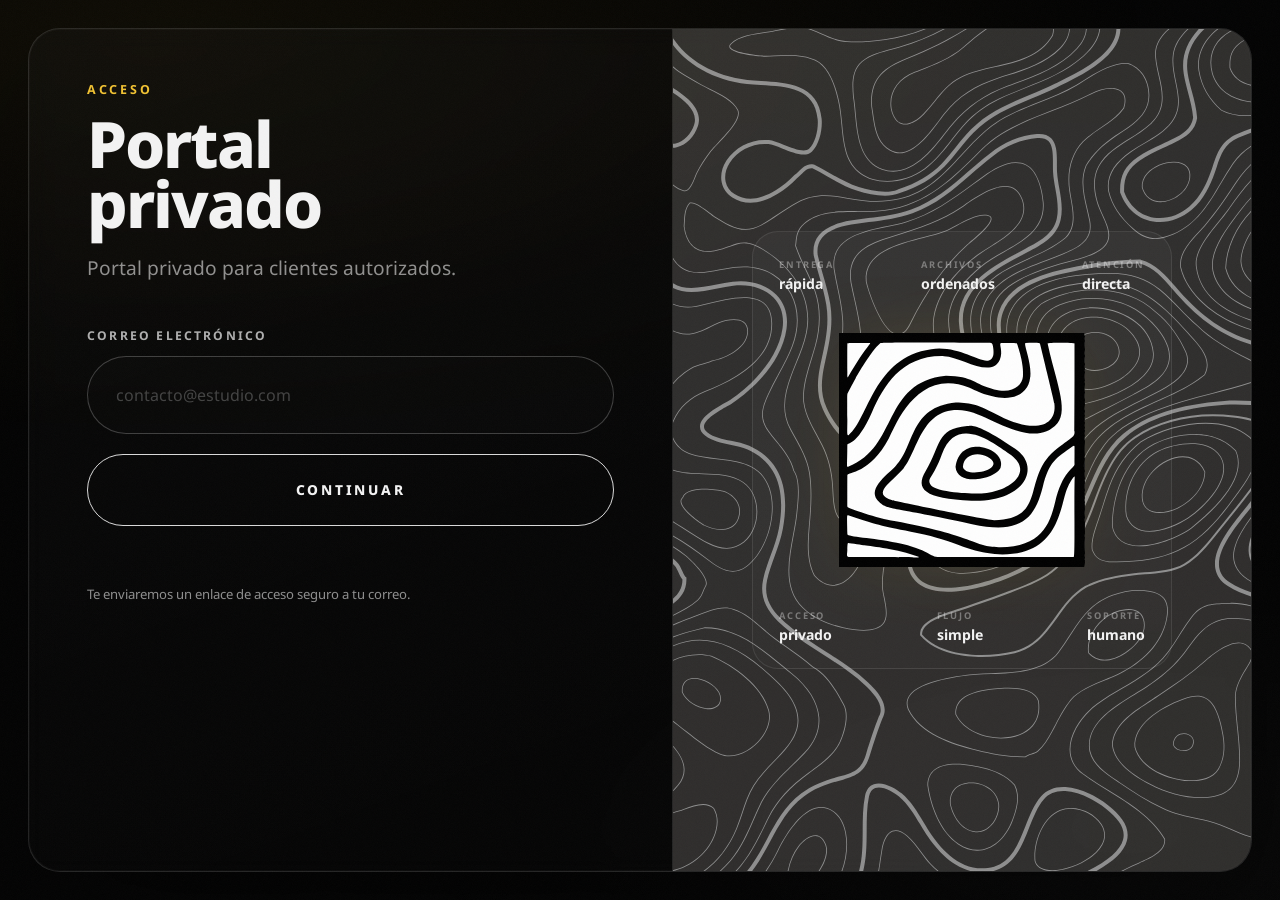
<file: index.html>
<!doctype html>
<html lang="es">
<head>
  <meta charset="utf-8" />
  <meta name="viewport" content="width=device-width,initial-scale=1" />
  <meta name="robots" content="noindex, nofollow" />
  <title>Portal privado</title>
  <meta name="description" content="Portal privado para clientes autorizados." />
  <link rel="icon" type="image/png" sizes="32x32" href="assets/favicon-32x32.png" />
  <link rel="icon" type="image/png" sizes="16x16" href="assets/favicon-16x16.png" />
  <link rel="apple-touch-icon" sizes="180x180" href="assets/apple-touch-icon.png" />
  <link rel="manifest" href="manifest.json" />
  <meta name="theme-color" content="#0a0a0a" />
  <link rel="preconnect" href="https://fonts.googleapis.com" />
  <link rel="preconnect" href="https://fonts.gstatic.com" crossorigin />
  <link href="https://fonts.googleapis.com/css2?family=Noto+Sans:wght@400;600;700;800&display=swap" rel="stylesheet" />
  <link rel="stylesheet" href="styles.css" />
</head>
<body>
  <main class="site-shell portal-shell">
    <section class="card split-card">

      <div class="left-panel">
        <p class="eyebrow">Acceso</p>
        <h1>Portal<br>privado</h1>
        <p class="lead">Portal privado para clientes autorizados.</p>

        <!-- Vista: formulario de solicitud -->
        <div id="loginView">
          <form id="portalLoginForm" class="stack-form" novalidate>
            <label for="portalEmail">Correo electrónico</label>
            <div class="field-wrap">
              <input id="portalEmail" name="email" type="email"
                placeholder="contacto@estudio.com"
                autocomplete="email" required />
            </div>
            <button class="primary-button" type="submit"><span>Continuar</span></button>
            <p id="portalLoginMessage" class="status-message" aria-live="polite"></p>
          </form>
          <p class="helper" style="margin-top:20px;font-size:0.82rem;">
            Te enviaremos un enlace de acceso seguro a tu correo.
          </p>
        </div>

        <!-- Vista: confirmación enviado -->
        <div id="sentView" style="display:none;">
          <p class="eyebrow" style="color:#b8d4a0;margin-bottom:12px;">Enlace enviado</p>
          <p class="lead compact">
            Revisá tu bandeja de entrada.<br>
            El enlace expira en <strong>30 minutos</strong> y es de un solo uso.
          </p>
          <button id="resendBtn" class="mini-button" type="button" style="margin-top:28px;">
            Usar otro correo
          </button>
        </div>

        <!-- Vista: no autorizado -->
        <div id="notAuthView" style="display:none;">
          <p class="eyebrow" style="color:#f0a0a0;margin-bottom:12px;">Sin acceso</p>
          <h2 style="font-size:clamp(1.4rem,3vw,2rem);font-weight:800;margin:0 0 16px;">Este correo no tiene acceso al portal</h2>
          <p class="lead compact">
            Si sos cliente de En Bruto Estudio y no tenés acceso todavía,
            podés solicitarlo desde nuestra web.
          </p>
          <div style="display:flex;flex-direction:column;gap:12px;margin-top:28px;">
            <a href="https://enbrutoestudio.com.ar" class="primary-button" style="display:inline-flex;align-items:center;justify-content:center;text-decoration:none;">
              <span>Solicitar acceso</span>
            </a>
            <button id="retryBtn" class="mini-button" type="button">Probar otro correo</button>
          </div>
        </div>
      </div>

      <div class="right-panel logo-panel" aria-hidden="true">
        <img src="assets/LANDING.svg" class="topo-bg" alt="" />
        <div class="hero-stage">
          <div class="hero-stage__glow"></div>
          <div class="hero-stage__frame">
            <div class="hero-stage__top">
              <div class="spec-item">
                <span class="spec-item__label">ENTREGA</span>
                <strong>rápida</strong>
              </div>
              <div class="spec-item">
                <span class="spec-item__label">ARCHIVOS</span>
                <strong>ordenados</strong>
              </div>
              <div class="spec-item">
                <span class="spec-item__label">ATENCIÓN</span>
                <strong>directa</strong>
              </div>
            </div>
            <img src="assets/isologo.svg" alt="" class="hero-logo" />
            <div class="hero-stage__specs">
              <div class="spec-item">
                <span class="spec-item__label">ACCESO</span>
                <strong>privado</strong>
              </div>
              <div class="spec-item">
                <span class="spec-item__label">FLUJO</span>
                <strong>simple</strong>
              </div>
              <div class="spec-item">
                <span class="spec-item__label">SOPORTE</span>
                <strong>humano</strong>
              </div>
            </div>
          </div>
        </div>
      </div>

    </section>
  </main>
  <script src="app.js"></script>
</body>
</html>
</file>
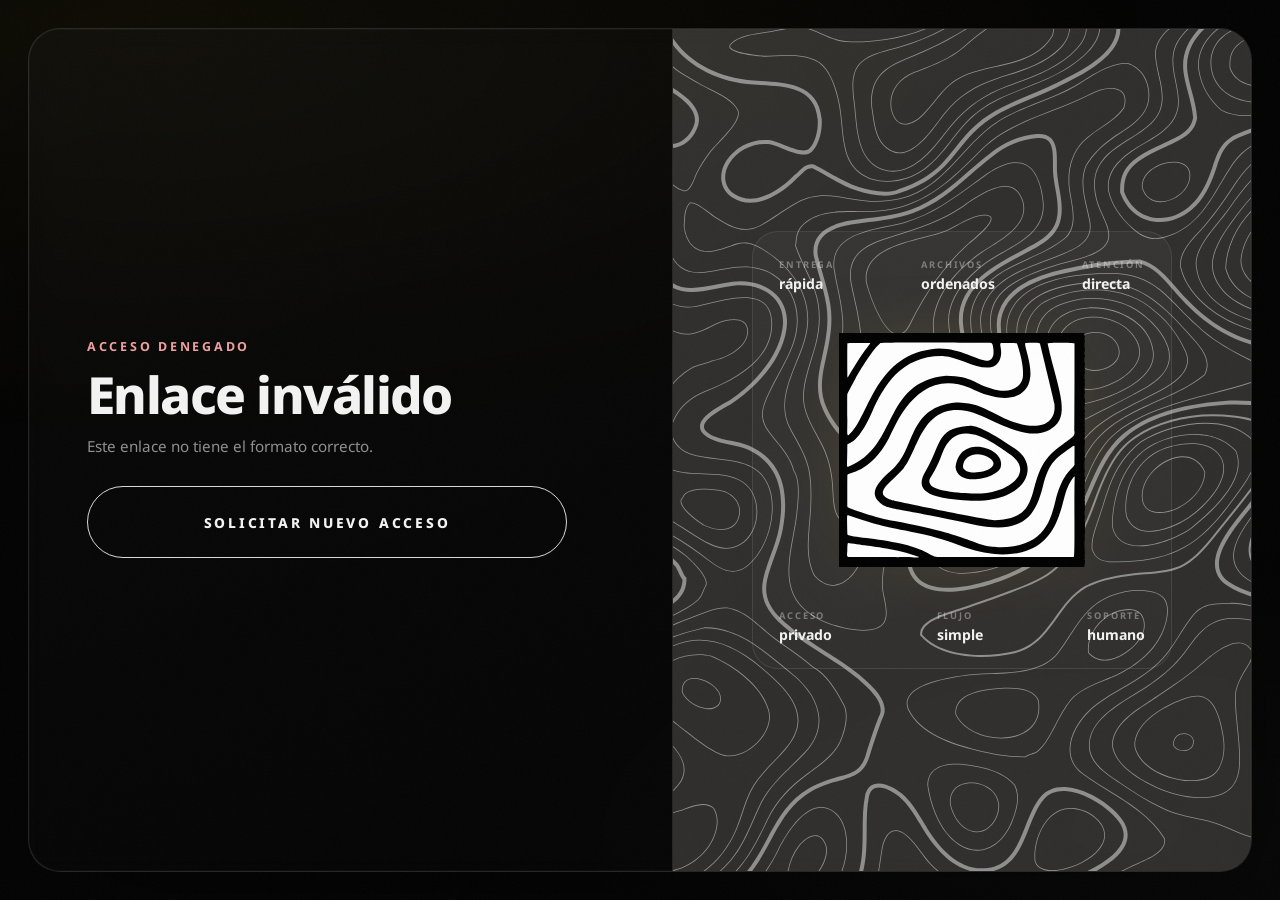
<file: auth.html>
<!doctype html>
<html lang="es">
<head>
  <meta charset="utf-8" />
  <meta name="viewport" content="width=device-width,initial-scale=1" />
  <meta name="robots" content="noindex, nofollow" />
  <title>Verificando acceso · Portal privado</title>
  <link rel="icon" type="image/png" sizes="32x32" href="assets/favicon-32x32.png" />
  <link rel="icon" type="image/png" sizes="16x16" href="assets/favicon-16x16.png" />
  <link rel="apple-touch-icon" sizes="180x180" href="assets/apple-touch-icon.png" />
  <link rel="manifest" href="manifest.json" />
  <meta name="theme-color" content="#0a0a0a" />
  <link rel="preconnect" href="https://fonts.googleapis.com" />
  <link rel="preconnect" href="https://fonts.gstatic.com" crossorigin />
  <link href="https://fonts.googleapis.com/css2?family=Noto+Sans:wght@400;600;700;800&display=swap" rel="stylesheet" />
  <link rel="stylesheet" href="styles.css" />
  <style>
    .auth-wrap {
      display: flex;
      flex-direction: column;
      justify-content: center;
      min-height: 100%;
      max-width: 480px;
    }
    .auth-spinner {
      width: 36px; height: 36px;
      border: 3px solid rgba(255,255,255,0.1);
      border-top-color: rgba(255,255,255,0.7);
      border-radius: 50%;
      animation: spin 0.75s linear infinite;
      margin-bottom: 32px;
    }
    @keyframes spin { to { transform: rotate(360deg); } }
  </style>
</head>
<body>
  <main class="site-shell portal-shell">
    <section class="card split-card">

      <div class="left-panel">
        <div class="auth-wrap">

          <!-- Estado: verificando -->
          <div id="authLoading">
            <div class="auth-spinner"></div>
            <p class="eyebrow">Verificando</p>
            <h1 style="font-size:clamp(2rem,4vw,3.2rem);">Validando<br>tu acceso</h1>
            <p class="lead compact" style="margin-top:16px;">Un momento…</p>
          </div>

          <!-- Estado: error -->
          <div id="authError" style="display:none;">
            <p class="eyebrow" style="color:#f0a0a0;">Acceso denegado</p>
            <h1 style="font-size:clamp(2rem,4vw,3.2rem);" id="authErrorTitle">Enlace inválido</h1>
            <p class="lead compact" style="margin-top:16px;" id="authErrorMsg">
              Este enlace no es válido, ya fue utilizado o expiró.
            </p>
            <a href="index.html" class="primary-button" style="display:inline-flex;align-items:center;justify-content:center;text-decoration:none;margin-top:28px;">
              <span>Solicitar nuevo acceso</span>
            </a>
          </div>

        </div>
      </div>

      <div class="right-panel logo-panel" aria-hidden="true">
        <img src="assets/LANDING.svg" class="topo-bg" alt="" />
        <div class="hero-stage">
          <div class="hero-stage__glow"></div>
          <div class="hero-stage__frame">
            <div class="hero-stage__top">
              <div class="spec-item">
                <span class="spec-item__label">ENTREGA</span>
                <strong>rápida</strong>
              </div>
              <div class="spec-item">
                <span class="spec-item__label">ARCHIVOS</span>
                <strong>ordenados</strong>
              </div>
              <div class="spec-item">
                <span class="spec-item__label">ATENCIÓN</span>
                <strong>directa</strong>
              </div>
            </div>
            <img src="assets/isologo.svg" alt="" class="hero-logo" />
            <div class="hero-stage__specs">
              <div class="spec-item">
                <span class="spec-item__label">ACCESO</span>
                <strong>privado</strong>
              </div>
              <div class="spec-item">
                <span class="spec-item__label">FLUJO</span>
                <strong>simple</strong>
              </div>
              <div class="spec-item">
                <span class="spec-item__label">SOPORTE</span>
                <strong>humano</strong>
              </div>
            </div>
          </div>
        </div>
      </div>

    </section>
  </main>
  <script src="app.js"></script>
</body>
</html>
</file>
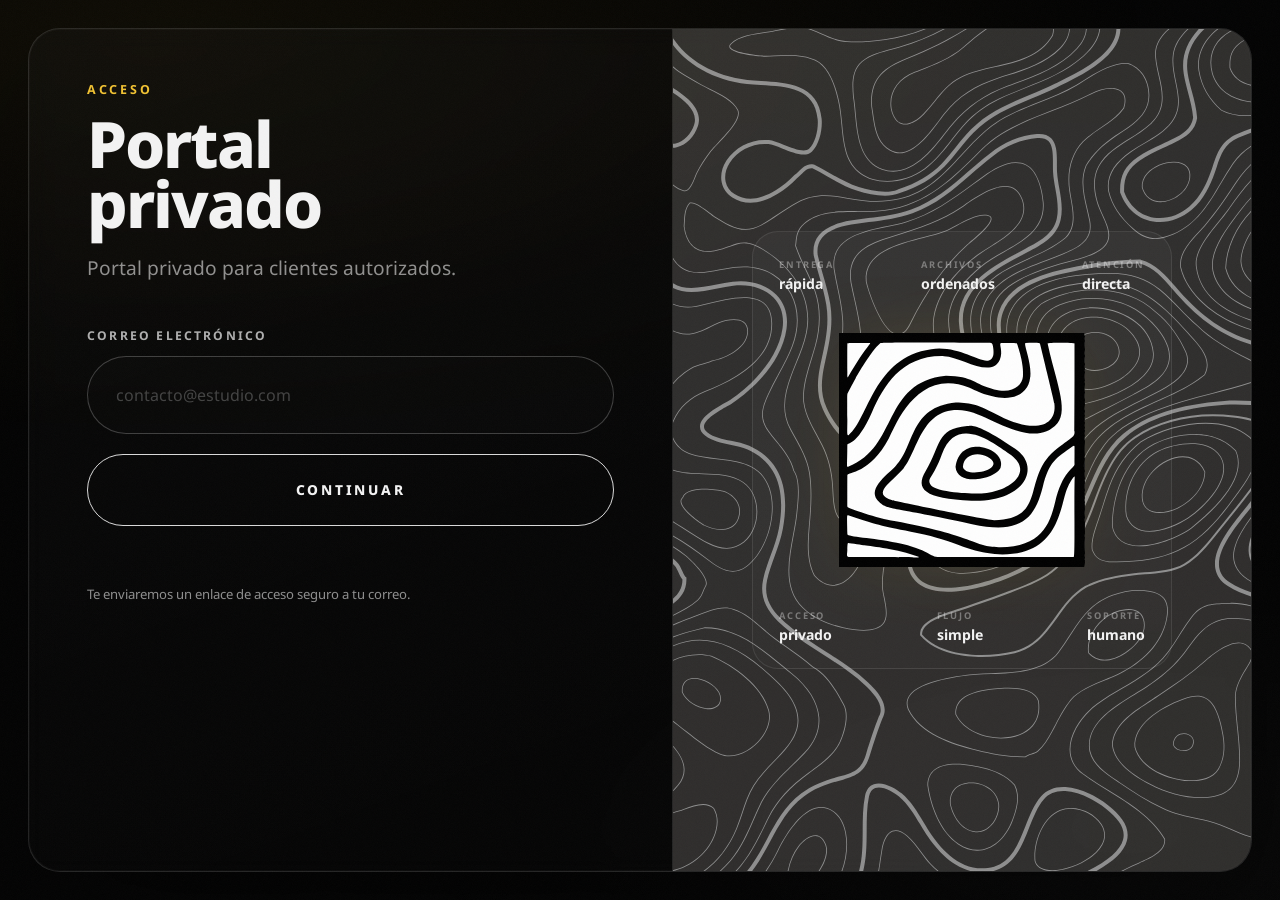
<file: panel.html>
<!doctype html>
<html lang="es">
<head>
  <meta charset="utf-8" />
  <meta name="viewport" content="width=device-width,initial-scale=1" />
  <meta name="robots" content="noindex, nofollow" />
  <title>Panel · Portal privado</title>
  <link rel="icon" type="image/png" sizes="32x32" href="assets/favicon-32x32.png" />
  <link rel="icon" type="image/png" sizes="16x16" href="assets/favicon-16x16.png" />
  <link rel="apple-touch-icon" sizes="180x180" href="assets/apple-touch-icon.png" />
  <link rel="manifest" href="manifest.json" />
  <meta name="theme-color" content="#0a0a0a" />
  <link rel="preconnect" href="https://fonts.googleapis.com" />
  <link rel="preconnect" href="https://fonts.gstatic.com" crossorigin />
  <link href="https://fonts.googleapis.com/css2?family=Noto+Sans:wght@400;600;700;800&display=swap" rel="stylesheet" />
  <link rel="stylesheet" href="styles.css" />
</head>
<body>
  <main class="site-shell">
    <section class="card dashboard-card">

      <header class="panel-header">
        <div>
          <p class="eyebrow">Panel</p>
          <h2 id="panelStudio" style="font-size:clamp(1.4rem,2.5vw,2rem);font-weight:800;letter-spacing:-0.015em;">—</h2>
          <p class="helper" id="panelEmail" style="margin-top:4px;"></p>
        </div>
        <div class="header-actions">
          <button id="profileButton" class="mini-button accent-button" type="button">Mi perfil</button>
          <button id="logoutButton"  class="mini-button" type="button">Salir</button>
        </div>
      </header>

      <div class="dashboard-grid">

        <!-- Columna izquierda: pedidos + archivos -->
        <div style="display:grid;gap:20px;align-content:start;">

          <!-- Historial -->
          <div class="info-block">
            <div class="block-head between">
              <h2>Pedidos</h2>
              <button id="toggleHistory" class="mini-button" type="button" style="display:none;font-size:0.72rem;min-height:36px;padding:0 14px;">VER TODOS</button>
            </div>
            <div id="orderHistory" class="history-list">
              <div class="history-row">
                <div class="history-main">
                  <div class="history-meta">
                    <div class="history-sub">Cargando pedidos…</div>
                  </div>
                </div>
              </div>
            </div>
          </div>

          <!-- Archivos compartidos -->
          <div class="info-block">
            <div class="block-head">
              <h2>Archivos</h2>
            </div>
            <div id="sharedFiles" class="file-list">
              <div class="file-row">
                <div class="file-meta">
                  <div class="file-sub">Cargando archivos…</div>
                </div>
              </div>
            </div>
          </div>

        </div>

        <!-- Columna derecha: formulario de pedido -->
        <div class="info-block">
          <div class="block-head">
            <h2>Nuevo pedido</h2>
          </div>

          <form id="orderForm" class="stack-form compact-form" novalidate>

            <!-- Obra -->
            <label for="orderCode">Obra / Código</label>
            <div class="field-wrap">
              <input id="orderCode" name="code" type="text"
                placeholder="Ej: Torre Palermo — PB"
                autocomplete="off" required />
            </div>

            <!-- Medida + Tipo -->
            <div class="grid-two">
              <div>
                <label for="orderSize">Medida</label>
                <div class="field-wrap">
                  <select id="orderSize" name="size" required>
                    <option value="">Seleccioná</option>
                    <option value="A1">A1</option>
                    <option value="A2">A2</option>
                    <option value="A3">A3</option>
                    <option value="A4">A4</option>
                  </select>
                </div>
              </div>
              <div>
                <label for="orderType">Impresión</label>
                <div class="field-wrap">
                  <select id="orderType" name="type" required>
                    <option value="">Seleccioná</option>
                    <option value="Color">Color</option>
                    <option value="B&N">Blanco y negro</option>
                  </select>
                </div>
              </div>
            </div>

            <!-- Cantidad + Urgente -->
            <div class="grid-two" style="align-items:end;">
              <div>
                <label for="orderQty">Cantidad</label>
                <div class="field-wrap">
                  <input id="orderQty" name="quantity" type="number"
                    min="1" max="999" value="1" required />
                </div>
              </div>
              <div style="padding-bottom:2px;">
                <label class="urgency-check-label">
                  <input type="checkbox" id="urgentCheck" name="urgente" />
                  <span class="urgency-check-box"></span>
                  Urgente (+25%)
                </label>
              </div>
            </div>

            <!-- Tipo de entrega -->
            <div>
              <label style="margin-bottom:10px;">Tipo de entrega</label>
              <div class="delivery-options">

                <label class="delivery-option">
                  <input type="radio" name="delivery" value="obra" required />
                  <div class="delivery-card">
                    <div class="delivery-top">
                      <span class="delivery-name">Obra</span>
                      <span class="delivery-check"></span>
                    </div>
                    <span class="delivery-detail">Enrollado para uso en obra</span>
                  </div>
                </label>

                <label class="delivery-option">
                  <input type="radio" name="delivery" value="archivo" />
                  <div class="delivery-card">
                    <div class="delivery-top">
                      <span class="delivery-name">Archivo</span>
                      <span class="delivery-check"></span>
                    </div>
                    <span class="delivery-detail">Plegado para guardar y consultar</span>
                  </div>
                </label>

                <label class="delivery-option">
                  <input type="radio" name="delivery" value="final" />
                  <div class="delivery-card">
                    <div class="delivery-top">
                      <span class="delivery-name">Entrega Final</span>
                      <span class="delivery-check"></span>
                    </div>
                    <span class="delivery-detail">Presentación premium para cliente</span>
                  </div>
                </label>

              </div>
            </div>

            <!-- Notas -->
            <label for="orderNotes">Notas (opcional)</label>
            <div class="field-wrap">
              <textarea id="orderNotes" name="notes"
                placeholder="Indicaciones especiales, escala, terminación…"></textarea>
            </div>

            <!-- Drop zone -->
            <div>
              <label>Archivo PDF</label>
              <div id="dropZone" class="drop-zone" tabindex="0" role="button" aria-label="Subir PDF">
                <div id="dropLabel" class="drop-label">
                  <span>Arrastrá tu PDF acá</span>
                  <span class="drop-hint">o hacé clic para seleccionar</span>
                </div>
              </div>
              <input type="file" id="orderFile" name="file" accept="application/pdf" style="display:none" />
            </div>

            <!-- Precio estimado -->
            <div id="priceDisplay" style="display:none;" class="price-display">
              <div class="price-inner">
                <span class="price-label">Precio estimado</span>
                <span id="priceBreakdown" class="price-breakdown"></span>
                <span class="price-note" style="font-size:0.68rem;color:rgba(255,255,255,0.28);margin-top:2px;">
                  Estimación automática · El valor final puede ajustarse según revisión técnica
                </span>
              </div>
              <span id="priceValue" class="price-value">—</span>
            </div>

            <!-- Submit -->
            <button class="primary-button" type="submit" id="orderSubmitBtn">
              <span>Solicitar impresión</span>
            </button>

            <p id="orderMessage" class="status-message" aria-live="polite"></p>

            <!-- Campo oculto para estudio (lo llena JS desde sesión) -->
            <input type="hidden" id="orderStudy" name="study" />

          </form>
        </div>

      </div>
    </section>
  </main>
  <script src="app.js"></script>
</body>
</html>
</file>
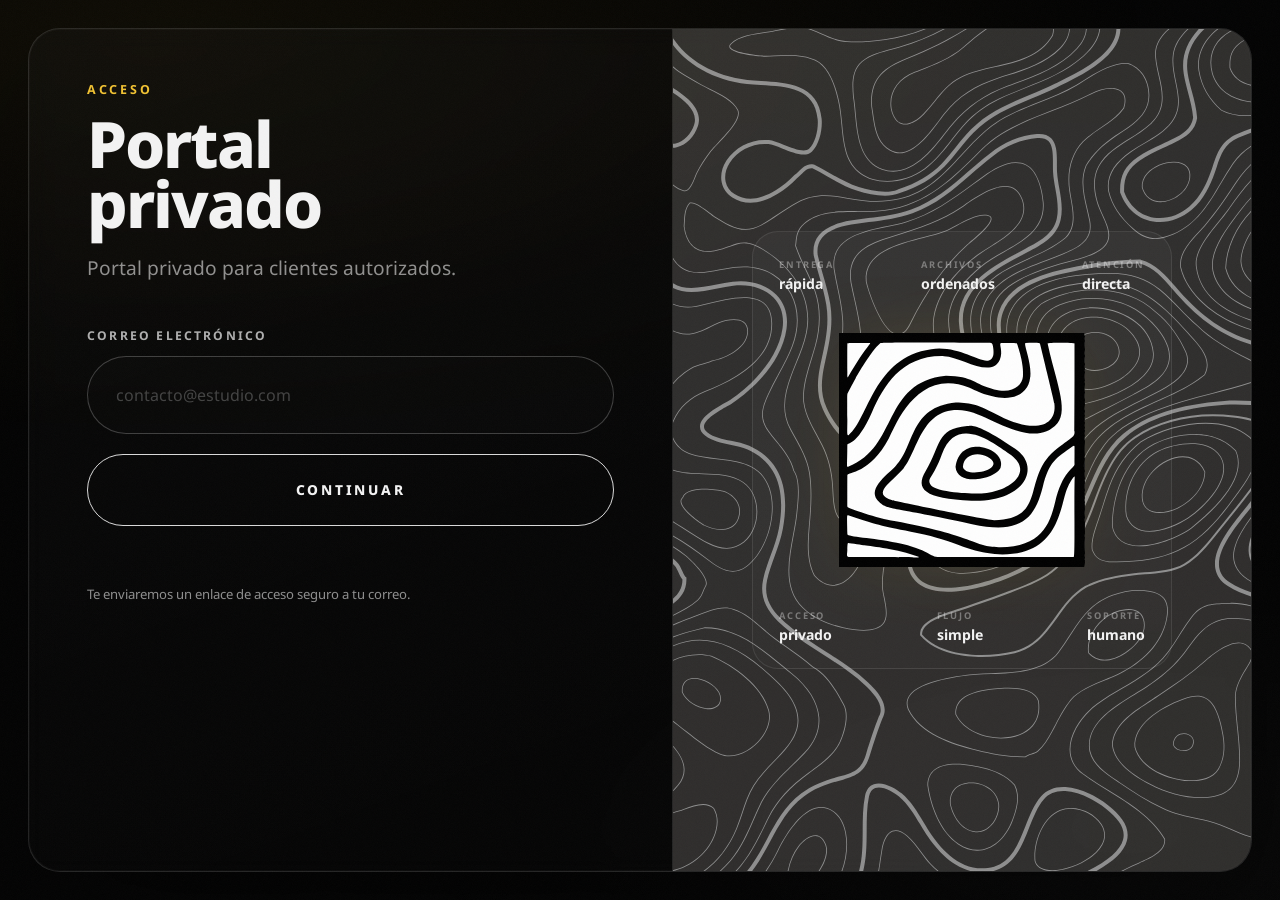
<file: panelnuevo.html>
<!doctype html>

<html lang="es">
<head>
  <meta charset="utf-8" />
  <meta name="viewport" content="width=device-width,initial-scale=1" />
  <title>Panel</title>
  <link rel="icon" type="image/png" sizes="32x32" href="assets/favicon-32x32.png" />
  <link rel="icon" type="image/png" sizes="16x16" href="assets/favicon-16x16.png" />
  <link rel="apple-touch-icon" sizes="180x180" href="assets/apple-touch-icon.png" />
  <link rel="manifest" href="manifest.json" />
  <meta name="theme-color" content="#0a0a0a" />
  <link rel="preconnect" href="https://fonts.googleapis.com" />
  <link rel="preconnect" href="https://fonts.gstatic.com" crossorigin />
  <link href="https://fonts.googleapis.com/css2?family=Noto+Sans:wght@400;600;700;800&display=swap" rel="stylesheet" />
  <link rel="stylesheet" href="styles.css" />
  <style>
    /* ── Multi-item form styles ───────────────────────────────────────────── */

```
.item-block {
  border: 1px solid rgba(255,255,255,0.08);
  border-radius: 10px;
  padding: 16px;
  margin-bottom: 12px;
  background: rgba(255,255,255,0.03);
}

.item-header {
  display: flex;
  justify-content: space-between;
  align-items: center;
  margin-bottom: 12px;
}

.item-label {
  font-size: 11px;
  letter-spacing: 0.12em;
  text-transform: uppercase;
  color: #888;
  font-weight: 600;
}

.delivery-group {
  margin-top: 14px;
}

.delivery-group > .field-label {
  display: block;
  font-size: 11px;
  letter-spacing: 0.1em;
  text-transform: uppercase;
  color: #888;
  margin-bottom: 8px;
}

.delivery-options {
  display: flex;
  flex-direction: column;
  gap: 6px;
}

.delivery-option {
  display: flex;
  align-items: flex-start;
  gap: 10px;
  cursor: pointer;
  padding: 10px 12px;
  border: 1px solid rgba(255,255,255,0.08);
  border-radius: 8px;
  transition: border-color 0.15s, background 0.15s;
}

.delivery-option:has(input:checked) {
  border-color: rgba(255,255,255,0.4);
  background: rgba(255,255,255,0.05);
}

.delivery-option input[type="radio"] {
  margin-top: 3px;
  flex-shrink: 0;
  accent-color: #fff;
}

.delivery-card {
  display: flex;
  flex-direction: column;
}

.delivery-card strong {
  font-size: 13px;
  color: #eee;
  font-weight: 600;
}

.delivery-card span {
  font-size: 12px;
  color: #777;
  margin-top: 2px;
  line-height: 1.4;
}

.add-item-btn {
  width: 100%;
  margin-bottom: 16px;
  background: transparent;
  border: 1px dashed rgba(255,255,255,0.18);
  color: #888;
  font-size: 12px;
  letter-spacing: 0.1em;
  padding: 10px;
  border-radius: 8px;
  cursor: pointer;
  transition: border-color 0.15s, color 0.15s;
}

.add-item-btn:hover {
  border-color: rgba(255,255,255,0.35);
  color: #ccc;
}

/* ── Urgente ─────────────────────────────────────────────────────────── */

.urgente-block {
  margin-bottom: 16px;
  padding: 12px 14px;
  border: 1px solid rgba(255,255,255,0.08);
  border-radius: 8px;
}

.urgente-label {
  display: flex;
  align-items: center;
  gap: 10px;
  cursor: pointer;
  font-size: 13px;
  color: #ccc;
  font-weight: 600;
}

.urgente-label input[type="checkbox"] {
  accent-color: #fff;
  width: 16px;
  height: 16px;
  flex-shrink: 0;
}

.urgente-hint {
  margin: 6px 0 0 26px;
  font-size: 12px;
  color: #888;
}

/* ── Price summary ───────────────────────────────────────────────────── */

.price-summary {
  margin-bottom: 16px;
  padding: 14px 16px;
  border: 1px solid rgba(255,255,255,0.1);
  border-radius: 8px;
  background: rgba(255,255,255,0.03);
}

.price-line {
  display: flex;
  justify-content: space-between;
  align-items: center;
  font-size: 13px;
  color: #aaa;
  padding: 3px 0;
}

.price-line.total {
  margin-top: 8px;
  padding-top: 8px;
  border-top: 1px solid rgba(255,255,255,0.1);
  font-size: 15px;
  font-weight: 700;
  color: #eee;
}

.price-label-urgente {
  color: #c8960c;
}

.price-value-urgente {
  color: #c8960c;
}
```

  </style>
</head>
<body>
  <main class="site-shell panel-shell">
    <section class="card dashboard-card">

```
  <header class="panel-header">
    <div>
      <p class="eyebrow">Cliente</p>
      <h1 id="panelStudio">Estudio</h1>
      <p class="lead compact" id="panelEmail">correo@estudio.com</p>
    </div>
    <div class="header-actions">
      <button id="profileButton" class="mini-button" type="button">Perfil</button>
      <button id="logoutButton"  class="mini-button" type="button">Salir</button>
    </div>
  </header>

  <section class="dashboard-grid">

    <article class="info-block">
      <div class="block-head">
        <h2>Archivos disponibles</h2>
      </div>
      <div id="sharedFiles" class="file-list"></div>
    </article>

    <article class="info-block">
      <div class="block-head between">
        <h2>Solicitar impresión</h2>
      </div>
      <form id="orderForm" class="stack-form compact-form" novalidate>

        <!-- Datos de la obra -->
        <div class="grid-two">
          <div>
            <label for="orderStudy">Cliente / estudio</label>
            <input id="orderStudy" name="study" type="text" readonly />
          </div>
          <div>
            <label for="orderCode">Obra / código</label>
            <input id="orderCode" name="code" type="text" placeholder="Ej. Casa Pérez" required />
          </div>
        </div>

        <!-- Contenedor de planos (ítems dinámicos) -->
        <div id="itemsContainer"></div>

        <!-- Botón agregar plano -->
        <button type="button" id="addItemBtn" class="add-item-btn">+ Agregar plano</button>

        <!-- Notas generales -->
        <label for="orderNotes">Notas</label>
        <textarea id="orderNotes" name="notes" rows="3" placeholder="Indicaciones adicionales."></textarea>

        <!-- PDF -->
        <label>PDF</label>
        <div id="dropZone" class="drop-zone" role="button" tabindex="0" aria-label="Subir PDF">
          <div id="dropLabel" class="drop-label">
            <span>Arrastrá tu PDF acá</span>
            <span class="drop-hint">o hacé clic para seleccionar</span>
          </div>
        </div>
        <input id="orderFile" name="file" type="file" accept="application/pdf" style="display:none" />
        <p class="helper">Solo PDF a escala correcta. Tamaño recomendado: hasta 20 MB.</p>

        <!-- Urgente -->
        <div class="urgente-block">
          <label class="urgente-label">
            <input type="checkbox" id="orderUrgente" />
            <span>Pedido urgente</span>
          </label>
          <p class="urgente-hint" id="urgenteHint"></p>
        </div>

        <!-- Resumen de precio (se muestra solo si hay precios cargados) -->
        <div class="price-summary" id="priceSummary" style="display:none;">
          <div class="price-line">
            <span>Subtotal</span>
            <span id="priceSubtotal">—</span>
          </div>
          <div class="price-line" id="urgenteLinea" style="display:none;">
            <span class="price-label-urgente">Recargo urgente</span>
            <span class="price-value-urgente" id="priceUrgenteVal">—</span>
          </div>
          <div class="price-line total">
            <span>Total estimado</span>
            <span id="priceTotal">—</span>
          </div>
        </div>

        <button class="primary-button" type="submit"><span>Solicitar impresión</span></button>
        <p id="orderMessage" class="status-message" aria-live="polite"></p>

      </form>
    </article>

    <article class="info-block full-span">
      <div class="block-head between">
        <h2>Historial de pedidos</h2>
        <button id="toggleHistory" class="mini-button" type="button" style="display:none">VER TODOS</button>
      </div>
      <div id="orderHistory" class="history-list"></div>
    </article>

  </section>
</section>
```

  </main>

  <script src="app.js"></script>

  <!-- ══════════════════════════════════════════════════════════════════════
       MULTI-ITEM FORM LOGIC
       ─────────────────────────────────────────────────────────────────────
       Este bloque maneja:
         · Ítems dinámicos (agregar / eliminar planos)
         · Selector de tipo de entrega por ítem
         · Cálculo de precio en tiempo real desde hoja PRECIOS
         · Checkbox urgente con recargo configurable

       INTEGRACIÓN CON app.js:
         1. Después del login exitoso, llamar:
              window.initOrderForm(API_URL, session.email);
            Esto carga los precios y activa el formulario.

         2. En el submit handler del formulario, reemplazar la recolección
            de campos individuales por:
              const items = window.getOrderItems();
            Y agregar al payload: { ...payload, items, urgente: window.getUrgente() }
            Eliminar del payload: medida, tipo, cantidad (ahora van en items[]).

         3. El campo "obra" sigue siendo orderCode.value (sin cambios).
       ══════════════════════════════════════════════════════════════════════ -->

  <script>
    (function () {
      'use strict';

      // ── Estado ────────────────────────────────────────────────────────────
      let itemCounter = 0;   // índice único por ítem, nunca se resetea
      let PRECIOS     = {};  // mapa: "A1_Color" → { obra, entrega, presentacion }
      let URGENTE_RECARGO = null; // null = sin precio → ocultar sección

      // ── API pública para app.js ───────────────────────────────────────────

      /**
       * Llamar desde app.js después del login exitoso.
       * Carga precios y agrega el primer ítem vacío.
       */
      window.initOrderForm = async function (apiUrl, email) {
        await cargarPrecios(apiUrl, email);
        // Agregar el primer ítem solo si el contenedor está vacío
        const container = document.getElementById('itemsContainer');
        if (container && container.children.length === 0) {
          agregarItem();
        }
      };

      /** Devuelve array de ítems para incluir en el payload de crear_pedido. */
      window.getOrderItems = function () {
        return recopilarItems();
      };

      /** Devuelve true si el checkbox urgente está marcado. */
      window.getUrgente = function () {
        const cb = document.getElementById('orderUrgente');
        return cb ? cb.checked : false;
      };

      // ── Cargar precios ────────────────────────────────────────────────────

      async function cargarPrecios(apiUrl, email) {
        try {
          const res  = await fetch(apiUrl, {
            method: 'POST',
            body:   JSON.stringify({ action: 'get_prices', email }),
          });
          const data = await res.json();
          if (data.ok) {
            PRECIOS         = data.prices         || {};
            URGENTE_RECARGO = data.urgente_recargo ?? null;
          }
        } catch (_) {
          // Sin precios → formulario funciona igual, sin mostrar cotización
        }
        actualizarPrecio();
        actualizarHintUrgente();
      }

      // ── Gestión de ítems ──────────────────────────────────────────────────

      function agregarItem() {
        const container = document.getElementById('itemsContainer');
        if (!container) return;

        const idx  = itemCounter++;
        const num  = container.children.length + 1;
        const div  = document.createElement('div');
        div.className    = 'item-block';
        div.dataset.idx  = idx;

        div.innerHTML = `
          <div class="item-header">
            <span class="item-label">Plano <span class="item-num">${num}</span></span>
            <button type="button" class="mini-button remove-item-btn" data-idx="${idx}">Eliminar</button>
          </div>
          <div class="grid-three">
            <div>
              <label>Medida</label>
              <select name="item_size" data-idx="${idx}" required>
                <option value="A1">A1</option>
                <option value="A2">A2</option>
                <option value="A3">A3</option>
                <option value="A4">A4</option>
              </select>
            </div>
            <div>
              <label>Impresión</label>
              <select name="item_type" data-idx="${idx}" required>
                <option value="Color">Color</option>
                <option value="BN">Blanco y negro</option>
              </select>
            </div>
            <div>
              <label>Cantidad</label>
              <input name="item_qty" data-idx="${idx}" type="number" min="1" step="1" value="1" required />
            </div>
          </div>
          <div class="delivery-group">
            <span class="field-label">Tipo de entrega</span>
            <div class="delivery-options">
              <label class="delivery-option">
                <input type="radio" name="item_entrega_${idx}" value="Obra" checked />
                <div class="delivery-card">
                  <strong>Obra</strong>
                  <span>Plano enrollado, listo para portarollo propio.</span>
                </div>
              </label>
              <label class="delivery-option">
                <input type="radio" name="item_entrega_${idx}" value="Entrega" />
                <div class="delivery-card">
                  <strong>Entrega</strong>
                  <span>Plano doblado en A4, en sobre.</span>
                </div>
              </label>
              <label class="delivery-option">
                <input type="radio" name="item_entrega_${idx}" value="Presentacion" />
                <div class="delivery-card">
                  <strong>Presentación</strong>
                  <span>Tubo de cartón con tapas metálicas. Listo para cliente final.</span>
                </div>
              </label>
            </div>
          </div>
        `;

        // Eventos de cambio para recalcular precio
        div.querySelectorAll('select, input[type="number"], input[type="radio"]')
          .forEach(function (el) {
            el.addEventListener('change', actualizarPrecio);
            el.addEventListener('input',  actualizarPrecio);
          });

        // Botón eliminar
        div.querySelector('.remove-item-btn').addEventListener('click', function () {
          eliminarItem(div);
        });

        container.appendChild(div);
        actualizarBotonesEliminar();
        actualizarNumeracion();
        actualizarPrecio();
      }

      function eliminarItem(div) {
        const container = document.getElementById('itemsContainer');
        if (!container || container.children.length <= 1) return; // siempre mínimo 1
        container.removeChild(div);
        actualizarBotonesEliminar();
        actualizarNumeracion();
        actualizarPrecio();
      }

      function actualizarBotonesEliminar() {
        const container = document.getElementById('itemsContainer');
        if (!container) return;
        const bloques = container.querySelectorAll('.item-block');
        bloques.forEach(function (b) {
          const btn = b.querySelector('.remove-item-btn');
          if (btn) btn.style.display = bloques.length > 1 ? '' : 'none';
        });
      }

      function actualizarNumeracion() {
        const container = document.getElementById('itemsContainer');
        if (!container) return;
        container.querySelectorAll('.item-block').forEach(function (b, i) {
          const label = b.querySelector('.item-num');
          if (label) label.textContent = i + 1;
        });
      }

      // ── Recopilar ítems para el submit ────────────────────────────────────

      function recopilarItems() {
        const container = document.getElementById('itemsContainer');
        if (!container) return [];

        return Array.from(container.querySelectorAll('.item-block')).map(function (bloque) {
          const idx     = bloque.dataset.idx;
          const medida  = (bloque.querySelector('select[name="item_size"]')  || {}).value || '';
          const tipo    = (bloque.querySelector('select[name="item_type"]')  || {}).value || '';
          const cantidad = parseInt((bloque.querySelector('input[name="item_qty"]') || {}).value || '1', 10);
          const radioChecked = bloque.querySelector('input[name="item_entrega_' + idx + '"]:checked');
          const entrega = radioChecked ? radioChecked.value : 'Obra';
          return { medida, tipo, cantidad, entrega };
        });
      }

      // ── Cálculo de precio ─────────────────────────────────────────────────

      function precioItem(item) {
        if (!item || !PRECIOS) return null;
        const key   = item.medida + '_' + item.tipo;
        const fila  = PRECIOS[key];
        if (!fila) return null;
        const campo = (item.entrega || '').toLowerCase(); // obra | entrega | presentacion
        const unit  = fila[campo];
        if (unit === null || unit === undefined) return null;
        return unit * item.cantidad;
      }

      function actualizarPrecio() {
        const items    = recopilarItems();
        const hayPrecios = Object.keys(PRECIOS).length > 0;

        if (!hayPrecios) {
          document.getElementById('priceSummary').style.display = 'none';
          return;
        }

        let subtotal    = 0;
        let tienePrecio = false;

        items.forEach(function (it) {
          const p = precioItem(it);
          if (p !== null) {
            subtotal += p;
            tienePrecio = true;
          }
        });

        if (!tienePrecio) {
          document.getElementById('priceSummary').style.display = 'none';
          return;
        }

        const urgente     = document.getElementById('orderUrgente');
        const esUrgente   = urgente && urgente.checked && URGENTE_RECARGO !== null;
        const recargo     = esUrgente ? subtotal * URGENTE_RECARGO : 0;
        const total       = subtotal + recargo;

        document.getElementById('priceSubtotal').textContent = formatPeso(subtotal);
        document.getElementById('priceTotal').textContent    = formatPeso(total);

        const linea = document.getElementById('urgenteLinea');
        if (esUrgente) {
          document.getElementById('priceUrgenteVal').textContent = '+' + formatPeso(recargo);
          linea.style.display = '';
        } else {
          linea.style.display = 'none';
        }

        document.getElementById('priceSummary').style.display = '';
      }

      function formatPeso(n) {
        return '$\u00a0' + Math.round(n).toLocaleString('es-AR');
      }

      // ── Hint urgente ──────────────────────────────────────────────────────

      function actualizarHintUrgente() {
        const hint = document.getElementById('urgenteHint');
        if (!hint) return;
        if (URGENTE_RECARGO !== null) {
          hint.textContent = 'Recargo del ' + Math.round(URGENTE_RECARGO * 100) + '% sobre el total.';
        } else {
          hint.textContent = 'Nos comunicaremos para coordinar.';
        }
      }

      // ── Eventos ───────────────────────────────────────────────────────────

      document.addEventListener('DOMContentLoaded', function () {

        // Botón agregar plano
        const addBtn = document.getElementById('addItemBtn');
        if (addBtn) addBtn.addEventListener('click', agregarItem);

        // Urgente → recalcular precio
        const cbUrgente = document.getElementById('orderUrgente');
        if (cbUrgente) cbUrgente.addEventListener('change', actualizarPrecio);

        // Si app.js no llama a initOrderForm, agregar el primer ítem igual
        // (fallback para entornos de desarrollo o si el orden de carga varía)
        setTimeout(function () {
          const container = document.getElementById('itemsContainer');
          if (container && container.children.length === 0) {
            agregarItem();
          }
        }, 300);
      });

    })();
  </script>

</body>
</html>
</file>
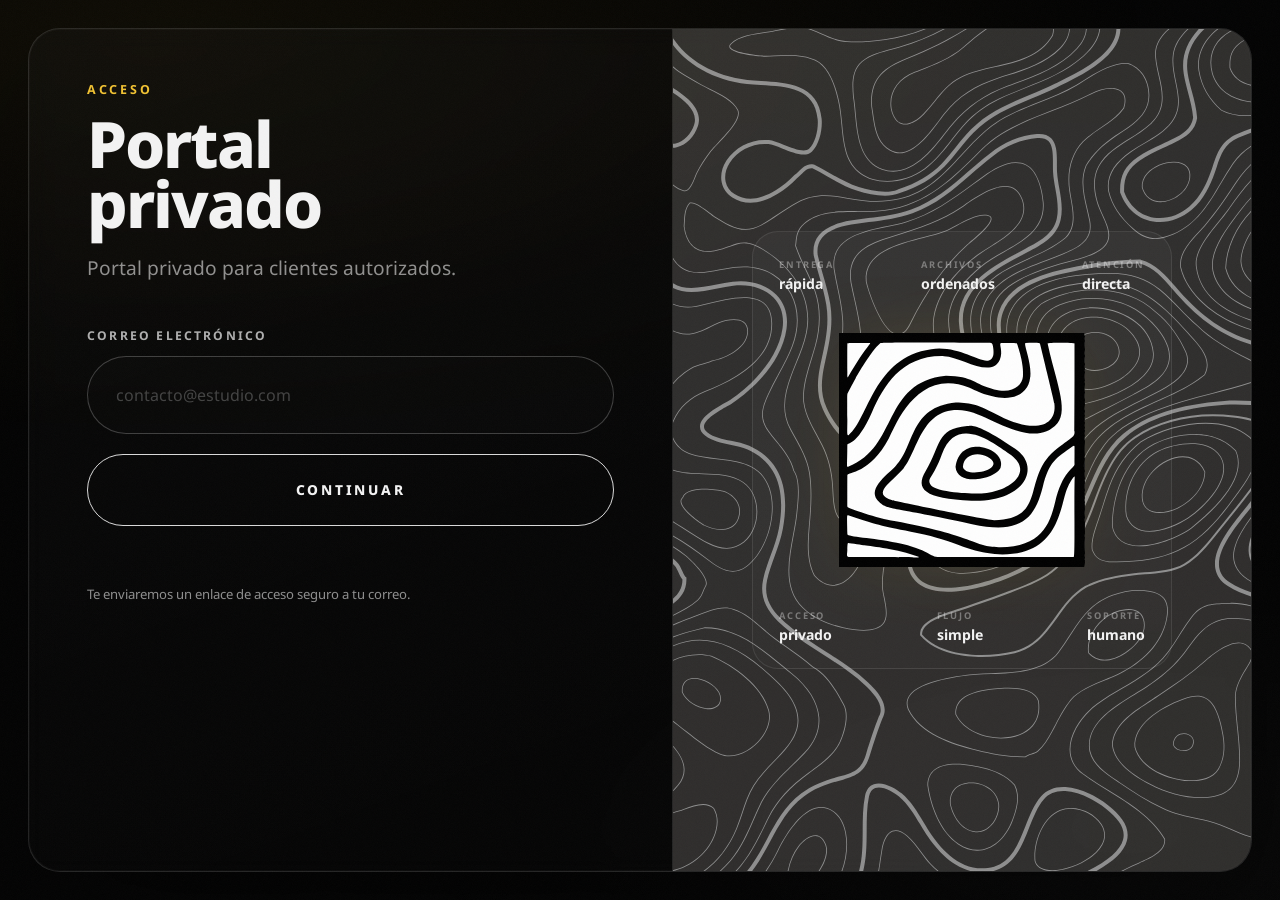
<file: panelO.html>
<!doctype html>
<html lang="es">
<head>
  <meta charset="utf-8" />
  <meta name="viewport" content="width=device-width,initial-scale=1" />
  <title>Panel</title>
  <link rel="icon" type="image/png" sizes="32x32" href="assets/favicon-32x32.png" />
  <link rel="icon" type="image/png" sizes="16x16" href="assets/favicon-16x16.png" />
  <link rel="apple-touch-icon" sizes="180x180" href="assets/apple-touch-icon.png" />
  <link rel="stylesheet" href="styles.css" />
</head>
<body>
  <main class="site-shell panel-shell">
    <section class="card dashboard-card">
      <header class="panel-header">
        <div>
          <p class="eyebrow">Cliente</p>
          <h1 id="panelStudio">Estudio</h1>
          <p class="lead compact" id="panelEmail">correo@estudio.com</p>
        </div>
        <div class="header-actions">
          <button id="profileButton" class="mini-button" type="button">Perfil</button>
          <button id="logoutButton" class="mini-button" type="button">Salir</button>
        </div>
      </header>

      <section class="dashboard-grid">
        <article class="info-block">
          <div class="block-head">
            <h2>Archivos disponibles</h2>
          </div>
          <div id="sharedFiles" class="file-list"></div>
        </article>

        <article class="info-block">
          <div class="block-head between">
            <h2>Solicitar impresión</h2>
          </div>
          <form id="orderForm" class="stack-form compact-form" novalidate>
            <div class="grid-two">
              <div>
                <label for="orderStudy">Cliente / estudio</label>
                <input id="orderStudy" name="study" type="text" readonly />
              </div>
              <div>
                <label for="orderCode">Obra / código</label>
                <input id="orderCode" name="code" type="text" placeholder="Ej. Casa Pérez" required />
              </div>
            </div>

            <div class="grid-three">
              <div>
                <label for="orderSize">Medida</label>
                <select id="orderSize" name="size" required>
                  <option value="A1">A1</option>
                  <option value="A2">A2</option>
                  <option value="A3">A3</option>
                  <option value="A4">A4</option>
                </select>
              </div>
              <div>
                <label for="orderType">Impresión</label>
                <select id="orderType" name="type" required>
                  <option value="Color">Color</option>
                  <option value="Blanco y negro">Blanco y negro</option>
                </select>
              </div>
              <div>
                <label for="orderQty">Cantidad</label>
                <input id="orderQty" name="quantity" type="number" min="1" step="1" value="1" required />
              </div>
            </div>

            <label for="orderNotes">Notas</label>
            <textarea id="orderNotes" name="notes" rows="5" placeholder="Indicaciones adicionales."></textarea>

            <label for="orderFile">PDF</label>
            <input id="orderFile" name="file" type="file" accept="application/pdf" required />
            <p class="helper">Solo PDF a escala correcta. Tamaño recomendado: hasta 20 MB.</p>

            <button class="primary-button" type="submit">Solicitar impresión</button>
            <p id="orderMessage" class="status-message" aria-live="polite"></p>
          </form>
        </article>

        <article class="info-block full-span">
          <div class="block-head">
            <h2>Historial reciente</h2>
          </div>
          <div id="orderHistory" class="history-list"></div>
        </article>
      </section>
    </section>
  </main>

  <script src="app.js"></script>
</body>
</html>
</file>
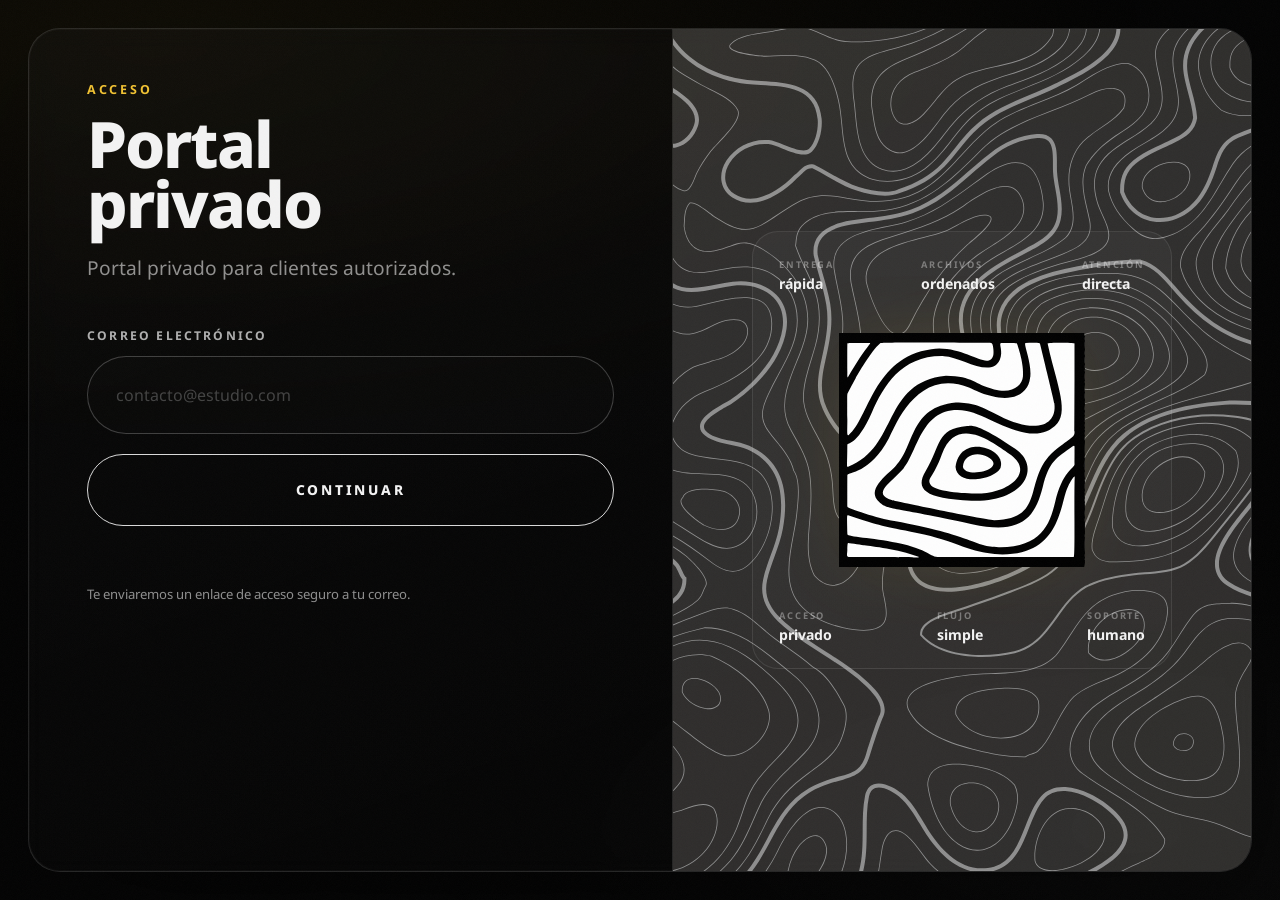
<file: perfil.html>
<!doctype html>
<html lang="es">
<head>
  <meta charset="utf-8" />
  <meta name="viewport" content="width=device-width,initial-scale=1" />
  <meta name="robots" content="noindex, nofollow" />
  <title>Perfil · Portal privado</title>
  <link rel="icon" type="image/png" sizes="32x32" href="assets/favicon-32x32.png" />
  <link rel="icon" type="image/png" sizes="16x16" href="assets/favicon-16x16.png" />
  <link rel="apple-touch-icon" sizes="180x180" href="assets/apple-touch-icon.png" />
  <link rel="manifest" href="manifest.json" />
  <meta name="theme-color" content="#0a0a0a" />
  <link rel="preconnect" href="https://fonts.googleapis.com" />
  <link rel="preconnect" href="https://fonts.gstatic.com" crossorigin />
  <link href="https://fonts.googleapis.com/css2?family=Noto+Sans:wght@400;600;700;800&display=swap" rel="stylesheet" />
  <link rel="stylesheet" href="styles.css" />
</head>
<body>
  <main class="site-shell profile-shell">
    <section class="card profile-card">

      <header class="panel-header simple">
        <div>
          <p class="eyebrow">Perfil</p>
          <h1>Datos de acceso</h1>
        </div>
        <div class="header-actions">
          <button id="goToOrder"   class="mini-button accent-button" type="button">+ Nuevo pedido</button>
          <button id="backToPanel" class="mini-button" type="button">Volver</button>
          <button id="logoutButton" class="mini-button" type="button">Salir</button>
        </div>
      </header>

      <section class="profile-grid">

        <div class="identity-card">
          <img src="assets/isologo.svg" alt="" class="profile-logo" />
          <div class="identity-info">
            <p class="eyebrow">Cliente</p>
            <h2 id="profileStudio">Estudio</h2>
          </div>
        </div>

        <div class="profile-data-block">
          <h3 class="block-label">Contacto</h3>
          <div class="data-row">
            <span>Correo</span>
            <strong id="profileEmail">correo@estudio.com</strong>
          </div>
          <div class="data-row">
            <span>Teléfono</span>
            <strong id="profilePhone">—</strong>
          </div>
          <div class="data-row">
            <span>Sesión válida hasta</span>
            <strong id="profileSessionExp">—</strong>
          </div>
        </div>

        <div class="activity-block">
          <h3 class="block-label">Actividad</h3>
          <div class="stats-grid">
            <div class="stat-item">
              <span class="stat-value" id="statTotal">—</span>
              <span class="stat-label">Pedidos totales</span>
            </div>
            <div class="stat-item">
              <span class="stat-value" id="statMedida">—</span>
              <span class="stat-label">Medida más usada</span>
            </div>
            <div class="stat-item">
              <span class="stat-value" id="statMes">—</span>
              <span class="stat-label">Este mes</span>
            </div>
          </div>
        </div>

        <div class="last-order-block">
          <h3 class="block-label">Último pedido</h3>
          <div id="lastOrderContent" class="last-order-inner">
            <span class="profile-empty">Sin pedidos registrados.</span>
          </div>
        </div>

      </section>
    </section>
  </main>
  <script src="app.js"></script>
</body>
</html>
</file>
<file: styles.css>
:root {
  --bg: #040404;
  --line: rgba(255,255,255,0.12);
  --line-strong: rgba(255,255,255,0.22);
  --text: #f3f3f3;
  --muted: rgba(255,255,255,0.55);
  --muted-strong: rgba(255,255,255,0.72);
  --accent: #f1c232;
  --transition-fast: 190ms ease;
}

* { box-sizing: border-box; }
html, body { margin: 0; min-height: 100%; }
body {
  background: var(--bg);
  color: var(--text);
  font-family: 'Noto Sans', ui-sans-serif, system-ui, sans-serif;
  -webkit-font-smoothing: antialiased;
  overflow-x: hidden;
}
button, input, textarea, select { font: inherit; }
a { color: inherit; }

/* Grain */
body::after {
  content: "";
  position: fixed; inset: 0;
  pointer-events: none; z-index: 100; opacity: 0.03;
  background-image: url("data:image/svg+xml,%3Csvg viewBox='0 0 256 256' xmlns='http://www.w3.org/2000/svg'%3E%3Cfilter id='n'%3E%3CfeTurbulence type='fractalNoise' baseFrequency='0.85' numOctaves='4' stitchTiles='stitch'/%3E%3C/filter%3E%3Crect width='100%25' height='100%25' filter='url(%23n)'/%3E%3C/svg%3E");
  background-size: 180px 180px;
}

/* Grid */
body::before {
  content: "";
  position: fixed; inset: 0;
  pointer-events: none; opacity: 0.14;
  background-image:
    linear-gradient(rgba(255,255,255,0.04) 1px, transparent 1px),
    linear-gradient(90deg, rgba(255,255,255,0.04) 1px, transparent 1px);
  background-size: 62px 62px;
  mask-image: radial-gradient(ellipse at 50% 0%, rgba(0,0,0,0.5) 0%, transparent 68%);
}

/* Ambient */
.site-shell::before {
  content: "";
  position: fixed; inset: 0; pointer-events: none;
  background:
    radial-gradient(ellipse 80% 45% at 12% 4%, rgba(241,194,50,0.05), transparent),
    radial-gradient(ellipse 60% 35% at 88% 92%, rgba(255,255,255,0.018), transparent);
}

.site-shell {
  position: relative;
  min-height: 100vh;
  padding: 28px;
}

/* ── CARD ─────────────────────────────────────────────────────── */

.card {
  position: relative;
  min-height: calc(100vh - 56px);
  border: 1px solid var(--line);
  border-radius: 32px;
  overflow: hidden;
  background:
    linear-gradient(160deg, rgba(255,255,255,0.022) 0%, rgba(255,255,255,0.005) 100%),
    rgba(0,0,0,0.16);
  backdrop-filter: blur(10px);
  box-shadow:
    0 0 0 1px rgba(255,255,255,0.03) inset,
    0 50px 140px rgba(0,0,0,0.4);
}

/* ── PORTAL LOGIN (split) ─────────────────────────────────────── */

.split-card {
  display: grid;
  grid-template-columns: minmax(min(400px, 100%), 1fr) minmax(0, 0.9fr);
}

.left-panel {
  min-width: 0;
  position: relative;
  padding: 52px 58px 56px;
}

/* ── TYPOGRAPHY ───────────────────────────────────────────────── */

.eyebrow {
  margin: 0 0 16px;
  text-transform: uppercase;
  letter-spacing: 0.22em;
  color: var(--accent);
  font-size: 0.78rem;
  font-weight: 700;
}

h1 {
  margin: 0;
  font-size: clamp(2.8rem, 5vw, 4.6rem);
  line-height: 0.93;
  font-weight: 800;
  letter-spacing: -0.03em;
}

h2 { margin: 0; }

.lead {
  margin: 20px 0 36px;
  color: var(--muted);
  font-size: clamp(1rem, 1.6vw, 1.2rem);
  line-height: 1.55;
}
.lead.compact { margin: 8px 0 0; font-size: 0.95rem; }

/* ── FORMS ────────────────────────────────────────────────────── */

.stack-form { display: grid; gap: 12px; }
.compact-form { gap: 12px; }

label {
  display: block;
  text-transform: uppercase;
  letter-spacing: 0.18em;
  color: rgba(255,255,255,0.68);
  font-size: 0.76rem;
  font-weight: 700;
  margin-top: 8px;
}

.field-wrap { position: relative; }
.field-wrap::after {
  content: "";
  position: absolute; inset: 1px;
  border-radius: 999px; pointer-events: none;
  background: linear-gradient(90deg, rgba(241,194,50,0.07), transparent 28%, transparent 72%, rgba(255,255,255,0.04));
  opacity: 0; transition: opacity var(--transition-fast);
}
.field-wrap:focus-within::after { opacity: 1; }

input, textarea, select {
  width: 100%;
  border: 1px solid var(--line-strong);
  border-radius: 20px;
  min-height: 68px;
  padding: 0 24px;
  background: rgba(255,255,255,0.01);
  color: var(--text);
  outline: none;
  transition: border-color var(--transition-fast), background var(--transition-fast), box-shadow var(--transition-fast);
}

/* Portal login input pill */
.portal-shell input { border-radius: 999px; min-height: 78px; padding: 0 28px; }

input::placeholder, textarea::placeholder { color: rgba(255,255,255,0.24); }
input:hover, textarea:hover, select:hover { border-color: rgba(255,255,255,0.26); }
input:focus, textarea:focus, select:focus {
  border-color: rgba(241,194,50,0.5);
  background: rgba(255,255,255,0.018);
  box-shadow: 0 0 0 3px rgba(241,194,50,0.06);
}

textarea { min-height: 110px; padding: 16px 24px; border-radius: 20px; resize: vertical; }
select { appearance: none; }

/* ── BUTTONS ──────────────────────────────────────────────────── */

.primary-button {
  position: relative; overflow: hidden;
  margin-top: 8px; min-height: 72px; width: 100%; padding: 0 28px;
  border-radius: 999px;
  border: 1px solid rgba(255,255,255,0.85);
  background: transparent; color: var(--text);
  text-transform: uppercase; letter-spacing: 0.2em;
  font-size: 0.86rem; font-weight: 800; cursor: pointer;
  transition: background var(--transition-fast), color var(--transition-fast), transform var(--transition-fast);
}
.primary-button span { position: relative; z-index: 2; }
.primary-button:hover { background: var(--text); color: #0a0a0a; transform: translateY(-2px); }
.primary-button:active { transform: translateY(0) scale(0.99); }
.primary-button:disabled { opacity: 0.7; cursor: url("data:image/svg+xml,%3Csvg xmlns='http://www.w3.org/2000/svg' width='24' height='24' viewBox='0 0 24 24'%3E%3Ccircle cx='12' cy='12' r='9' fill='none' stroke='rgba(255,255,255,0.15)' stroke-width='2.5'/%3E%3Cpath d='M12 3 A9 9 0 0 1 21 12' fill='none' stroke='%23f1c232' stroke-width='2.5' stroke-linecap='round'/%3E%3C/svg%3E") 12 12, wait; transform: none; }

.mini-button {
  min-height: 48px; border-radius: 999px; padding: 0 20px;
  border: 1px solid var(--line-strong);
  background: transparent; color: var(--text);
  text-transform: uppercase; letter-spacing: 0.12em;
  font-size: 0.78rem; font-weight: 700; cursor: pointer;
  transition: background var(--transition-fast), border-color var(--transition-fast);
}
.mini-button:hover { background: rgba(255,255,255,0.05); border-color: rgba(255,255,255,0.32); }

.accent-button { border-color: var(--accent); color: var(--accent); }
.accent-button:hover { background: rgba(241,194,50,0.08); }

/* ── STATUS / HELPER ──────────────────────────────────────────── */

.helper, .status-message {
  color: var(--muted); font-size: 0.88rem; margin: 6px 0 0; line-height: 1.5;
}
.status-message { min-height: 1.5em; }
.status-message.is-error   { color: #f0a0a0; }
.status-message.is-success { color: #b8d4a0; }

/* ── RIGHT PANEL (portal login) ───────────────────────────────── */

.right-panel {
  min-width: 0; position: relative;
  border-left: 1px solid var(--line);
  display: flex; align-items: center; justify-content: center;
  padding: 48px; overflow: hidden;
}

.topo-bg {
  position: absolute; inset: 0;
  width: 100%; height: 100%;
  object-fit: cover;
  opacity: 0.55; pointer-events: none;
}

/* Hero stage */
.hero-stage {
  position: relative;
  width: min(420px, 100%); aspect-ratio: 0.96;
  display: grid; place-items: center; z-index: 1;
}
.hero-stage__glow {
  position: absolute; inset: 8% 10%; border-radius: 50%;
  background: radial-gradient(circle, rgba(241,194,50,0.1), transparent 58%);
  filter: blur(28px);
  animation: glowPulse 6s ease-in-out infinite;
}
@keyframes glowPulse {
  0%, 100% { opacity: 0.6; transform: scale(1); }
  50%       { opacity: 1;   transform: scale(1.08); }
}
.hero-stage__frame {
  position: relative; width: 100%; height: 100%;
  display: grid; place-items: center; padding: 28px;
  border: 1px solid rgba(255,255,255,0.09); border-radius: 26px;
  background: linear-gradient(180deg, rgba(255,255,255,0.022), rgba(255,255,255,0.005)), rgba(255,255,255,0.008);
}
.hero-stage__top {
  position: absolute;
  top: 26px; left: 26px; right: 26px;
  display: flex; justify-content: space-between; gap: 12px;
}
.hero-stage__specs {
  position: absolute;
  bottom: 24px; left: 26px; right: 26px;
  display: flex; justify-content: space-between; gap: 12px;
}
.spec-item { display: grid; gap: 3px; }
.spec-item__label {
  color: rgba(255,255,255,0.36); font-size: 0.58rem;
  font-weight: 700; letter-spacing: 0.2em; text-transform: uppercase;
}
.spec-item strong { font-size: 0.88rem; font-weight: 700; }

.hero-logo {
  width: min(270px, 68%); display: block;
  animation: logoBreath 9s ease-in-out infinite;
  filter: drop-shadow(0 0 32px rgba(241,194,50,0.07));
}
@keyframes logoBreath {
  0%, 100% { transform: translateY(0) rotate(-0.3deg); }
  33%       { transform: translateY(-6px) rotate(0.2deg); }
  66%       { transform: translateY(-3px) rotate(-0.1deg); }
}

/* ── DASHBOARD ────────────────────────────────────────────────── */

.dashboard-card, .profile-card {
  padding: 36px 40px;
  min-height: calc(100vh - 56px);
}

.panel-header {
  display: flex; justify-content: space-between; gap: 20px;
  align-items: flex-start;
  padding-bottom: 28px; border-bottom: 1px solid var(--line);
}
.panel-header.simple { align-items: center; }
.header-actions { display: flex; gap: 10px; flex-wrap: wrap; }

.dashboard-grid {
  display: grid;
  grid-template-columns: 1.1fr 1fr;
  gap: 20px; padding-top: 24px;
}

.info-block {
  min-width: 0;
  border: 1px solid var(--line); border-radius: 26px;
  padding: 22px; background: rgba(255,255,255,0.008);
}
.full-span { grid-column: 1 / -1; }

.block-head {
  padding-bottom: 16px;
  border-bottom: 1px solid rgba(255,255,255,0.08);
  margin-bottom: 18px;
}
.block-head.between { display: flex; justify-content: space-between; align-items: center; }
.block-head h2 {
  font-size: 0.9rem; text-transform: uppercase;
  letter-spacing: 0.14em; font-weight: 700;
}

/* Files */
.file-list, .history-list { display: grid; gap: 0; }
.file-row {
  display: flex; justify-content: space-between; gap: 14px;
  align-items: center; padding: 14px 0;
  border-bottom: 1px solid rgba(255,255,255,0.07);
}
.file-row:last-child { border-bottom: 0; }
.file-meta { display: grid; gap: 4px; min-width: 0; }
.file-title { font-weight: 700; font-size: 0.92rem; }
.file-sub { color: var(--muted); font-size: 0.84rem; }
.file-link {
  color: var(--text); text-decoration: none;
  border: 1px solid var(--line-strong); border-radius: 999px;
  padding: 10px 14px; font-size: 0.8rem; white-space: nowrap;
  transition: background var(--transition-fast);
}
.file-link:hover { background: rgba(255,255,255,0.04); }

/* Grids */
.grid-two, .grid-three { display: grid; gap: 12px; }
.grid-two   { grid-template-columns: 1fr 1fr; }
.grid-three { grid-template-columns: repeat(3, 1fr); }

/* Drop zone */
.drop-zone {
  border: 2px dashed rgba(255,255,255,0.18); border-radius: 14px;
  padding: 20px 16px; text-align: center; cursor: pointer;
  transition: border-color 200ms ease, background 200ms ease;
  background: rgba(255,255,255,0.02); user-select: none;
}
.drop-zone:hover, .drop-zone.drag-over {
  border-color: rgba(255,255,255,0.5); background: rgba(255,255,255,0.05);
}
.drop-zone.has-file { border-color: rgba(255,255,255,0.45); border-style: solid; background: rgba(255,255,255,0.04); }
.drop-zone.drop-error { border-color: rgba(220,80,80,0.6); background: rgba(220,80,80,0.05); color: #e07070; }
.drop-label { display: flex; flex-direction: column; gap: 4px; font-size: 0.84rem; color: rgba(255,255,255,0.45); }
.drop-label .drop-hint { font-size: 0.74rem; opacity: 0.6; }
.drop-label .drop-filename { color: rgba(255,255,255,0.9); font-weight: 600; word-break: break-all; }
.drop-label .drop-size { font-size: 0.74rem; opacity: 0.5; }

/* History */
.history-row { padding: 14px 0; border-bottom: 1px solid rgba(255,255,255,0.07); }
.history-row:last-child { border-bottom: none; }
.history-main { display: flex; flex-direction: column; gap: 8px; }
@media (min-width: 520px) {
  .history-main { flex-direction: row; align-items: center; justify-content: space-between; }
}
.history-meta { display: grid; gap: 4px; min-width: 0; }
.history-title { font-weight: 700; font-size: 0.92rem; }
.history-sub { color: var(--muted); font-size: 0.84rem; }
.history-date { font-size: 0.7rem; color: rgba(255,255,255,0.3); margin-left: 8px; font-weight: 400; }
.history-estado { display: flex; flex-direction: column; gap: 5px; align-items: flex-start; }
@media (min-width: 520px) { .history-estado { align-items: flex-end; } }

/* Estado badges */
.estado-badge {
  font-size: 0.62rem; font-weight: 700; letter-spacing: 0.1em;
  text-transform: uppercase; padding: 3px 10px;
  border-radius: 999px; border: 1px solid currentColor;
}
.estado-recibido     { color: rgba(255,255,255,0.42); }
.estado-en-proceso   { color: #e0b04a; }
.estado-en-impresión { color: #6ab0f5; }
.estado-listo        { color: #7ee07e; }
.estado-entregado    { color: rgba(255,255,255,0.22); }

.estado-track { display: flex; gap: 4px; }
.estado-step { width: 18px; height: 3px; border-radius: 2px; background: rgba(255,255,255,0.1); transition: background 0.3s; }
.estado-step.active  { background: rgba(255,255,255,0.32); }
.estado-step.current { background: #fff; }

/* Urgente badge inline */
.badge-urgent {
  font-size: 0.58rem; font-weight: 700; letter-spacing: 0.08em;
  text-transform: uppercase; padding: 2px 7px;
  border-radius: 999px; border: 1px solid rgba(241,194,50,0.6);
  color: var(--accent); vertical-align: middle; margin-left: 6px;
}

/* ── URGENCY CHECKBOX ─────────────────────────────────────────── */

.urgency-check-label {
  display: flex; align-items: center; gap: 10px;
  cursor: pointer;
  font-size: 0.76rem; font-weight: 700;
  text-transform: uppercase; letter-spacing: 0.18em;
  color: rgba(255,255,255,0.68);
  margin-top: 4px;
  user-select: none;
}

.urgency-check-label input[type="checkbox"] {
  position: absolute; opacity: 0; width: 0; height: 0; pointer-events: none;
}

.urgency-check-box {
  width: 18px; height: 18px; flex-shrink: 0;
  border: 1.5px solid rgba(255,255,255,0.28);
  border-radius: 5px;
  background: transparent;
  transition: border-color var(--transition-fast), background var(--transition-fast);
  position: relative;
}
.urgency-check-box::after {
  content: "";
  position: absolute; inset: 0;
  display: flex; align-items: center; justify-content: center;
  opacity: 0;
  background: url("data:image/svg+xml,%3Csvg viewBox='0 0 12 10' xmlns='http://www.w3.org/2000/svg'%3E%3Cpath d='M1 5l3.5 3.5L11 1' stroke='%230a0a0a' stroke-width='1.8' fill='none' stroke-linecap='round' stroke-linejoin='round'/%3E%3C/svg%3E") center / 10px no-repeat;
  transition: opacity var(--transition-fast);
}

.urgency-check-label input[type="checkbox"]:checked + .urgency-check-box {
  background: var(--accent);
  border-color: var(--accent);
}
.urgency-check-label input[type="checkbox"]:checked + .urgency-check-box::after {
  opacity: 1;
}
.urgency-check-label:hover .urgency-check-box {
  border-color: rgba(255,255,255,0.5);
}

/* ── DELIVERY OPTIONS ─────────────────────────────────────────── */

.delivery-options {
  display: grid;
  grid-template-columns: repeat(3, 1fr);
  gap: 10px;
  margin-top: 2px;
}

.delivery-option {
  display: block; cursor: pointer;
  text-transform: none; letter-spacing: 0;
  font-size: 1rem; font-weight: 400;
  margin-top: 0;
  color: var(--text);
}

.delivery-option input[type="radio"] {
  position: absolute; opacity: 0; width: 0; height: 0; pointer-events: none;
}

.delivery-card {
  display: flex; flex-direction: column; gap: 6px;
  padding: 14px 14px 12px;
  border: 1px solid rgba(255,255,255,0.12);
  border-radius: 14px;
  background: rgba(255,255,255,0.02);
  min-height: 80px;
  transition: border-color var(--transition-fast), background var(--transition-fast);
}

.delivery-option:hover .delivery-card {
  border-color: rgba(255,255,255,0.26);
  background: rgba(255,255,255,0.04);
}

.delivery-option input[type="radio"]:checked + .delivery-card {
  border-color: rgba(241,194,50,0.55);
  background: rgba(241,194,50,0.05);
}

.delivery-top {
  display: flex; justify-content: space-between; align-items: center;
}

.delivery-name {
  font-size: 0.82rem; font-weight: 800;
  text-transform: uppercase; letter-spacing: 0.1em;
  color: var(--text);
}

.delivery-check {
  width: 14px; height: 14px; border-radius: 50%;
  border: 1.5px solid rgba(255,255,255,0.2);
  flex-shrink: 0;
  transition: border-color var(--transition-fast), background var(--transition-fast);
}
.delivery-option input[type="radio"]:checked + .delivery-card .delivery-check {
  border-color: var(--accent);
  background: var(--accent);
  box-shadow: 0 0 0 3px rgba(241,194,50,0.12);
}

.delivery-detail {
  font-size: 0.72rem; color: var(--muted); line-height: 1.45;
  font-weight: 400;
}
.delivery-option input[type="radio"]:checked + .delivery-card .delivery-detail {
  color: rgba(241,194,50,0.7);
}

/* ── PRICE DISPLAY ────────────────────────────────────────────── */

.price-display {
  display: flex; justify-content: space-between; align-items: center;
  gap: 16px; padding: 16px 20px;
  border: 1px solid rgba(241,194,50,0.25);
  border-radius: 16px;
  background: rgba(241,194,50,0.04);
  animation: priceReveal 280ms ease both;
}

@keyframes priceReveal {
  from { opacity: 0; transform: translateY(4px); }
  to   { opacity: 1; transform: translateY(0); }
}

.price-inner { display: flex; flex-direction: column; gap: 3px; min-width: 0; }

.price-label {
  font-size: 0.68rem; text-transform: uppercase;
  letter-spacing: 0.18em; font-weight: 700;
  color: rgba(241,194,50,0.65);
}

.price-breakdown {
  font-size: 0.74rem; color: var(--muted); line-height: 1.4;
}
.price-urgent { color: rgba(241,194,50,0.7); }

.price-value {
  font-size: 1.55rem; font-weight: 800;
  letter-spacing: -0.02em; color: var(--accent);
  white-space: nowrap; flex-shrink: 0;
}

/* ── MODAL ────────────────────────────────────────────────────── */

.modal-overlay {
  display: none; position: fixed; inset: 0;
  background: rgba(0,0,0,0.78); backdrop-filter: blur(4px);
  z-index: 1000; align-items: center; justify-content: center; padding: 16px;
}
.modal-overlay.is-open { display: flex; }
.modal-box {
  background: #0e0e0e; border: 1px solid rgba(255,255,255,0.12);
  border-radius: 20px; padding: 28px; width: 100%; max-width: 420px;
  display: flex; flex-direction: column; gap: 18px;
}
.confirm-details { display: flex; flex-direction: column; gap: 6px; }
.confirm-row {
  display: flex; justify-content: space-between; align-items: baseline;
  gap: 14px; font-size: 0.875rem;
  border-bottom: 1px solid rgba(255,255,255,0.06); padding-bottom: 8px;
}
.confirm-row span { color: rgba(255,255,255,0.38); text-transform: uppercase; font-size: 0.68rem; letter-spacing: 0.08em; flex-shrink: 0; }
.confirm-row strong { color: #fff; font-weight: 700; text-align: right; word-break: break-word; }
.modal-actions { display: flex; gap: 10px; justify-content: flex-end; }

/* Confirm price block */
.confirm-price-wrap {
  display: none;
  flex-direction: column; gap: 6px;
  padding: 16px 18px;
  border: 1px solid rgba(241,194,50,0.3);
  border-radius: 12px;
  background: rgba(241,194,50,0.05);
}

.confirm-price-wrap.is-visible {
  display: flex;
}

.confirm-price-inner {
  display: flex; justify-content: space-between; align-items: center; gap: 16px;
}

.confirm-price-label {
  font-size: 0.68rem; text-transform: uppercase;
  letter-spacing: 0.16em; font-weight: 700;
  color: rgba(241,194,50,0.6);
}

.confirm-price-value {
  font-size: 1.65rem; font-weight: 800;
  letter-spacing: -0.02em; color: var(--accent);
}

.confirm-price-note {
  margin: 0; font-size: 0.72rem; color: rgba(255,255,255,0.28); line-height: 1.4;
}

/* ── PROFILE ──────────────────────────────────────────────────── */

.profile-grid {
  display: grid;
  grid-template-columns: 1fr 0.65fr;
  gap: 20px; padding-top: 24px;
}

.identity-card {
  border: 1px solid var(--line); border-radius: 26px;
  display: flex; align-items: center; gap: 24px;
  padding: 28px; background: rgba(255,255,255,0.008);
}
.profile-logo { width: min(110px, 28%); }
.identity-info h2 {
  font-size: clamp(1.4rem, 2.5vw, 2rem);
  font-weight: 800; letter-spacing: -0.015em; margin-top: 6px;
}

.profile-data-block, .activity-block, .last-order-block {
  border: 1px solid var(--line); border-radius: 26px;
  padding: 22px 26px; background: rgba(255,255,255,0.008);
}

.block-label {
  margin: 0 0 14px; font-size: 0.74rem;
  text-transform: uppercase; letter-spacing: 0.18em;
  color: rgba(255,255,255,0.38); font-weight: 700;
}

.data-row {
  display: flex; justify-content: space-between; gap: 16px;
  padding: 14px 0; border-bottom: 1px solid rgba(255,255,255,0.08);
}
.data-row:last-child { border-bottom: 0; }
.data-row span { color: var(--muted); text-transform: uppercase; letter-spacing: 0.1em; font-size: 0.8rem; }
.data-row strong { font-size: 0.95rem; font-weight: 700; }

.stats-grid { display: grid; grid-template-columns: repeat(3,1fr); gap: 14px; }
.stat-item { display: grid; gap: 5px; }
.stat-value { font-size: 1.9rem; font-weight: 800; letter-spacing: -0.02em; display: block; }
.stat-label { font-size: 0.74rem; text-transform: uppercase; letter-spacing: 0.1em; color: var(--muted); display: block; }

.last-order-inner { display: grid; gap: 10px; }
.last-order-row { display: flex; justify-content: space-between; align-items: center; gap: 14px; flex-wrap: wrap; }
.profile-empty { color: var(--muted); font-size: 0.92rem; }

/* ── SPINNER ──────────────────────────────────────────────────── */

.btn-spinner {
  display: inline-block; width: 12px; height: 12px;
  border: 2px solid rgba(255,255,255,0.2); border-top-color: #fff;
  border-radius: 50%; animation: spin 0.7s linear infinite;
  vertical-align: middle; margin-right: 5px;
}
@keyframes spin { to { transform: rotate(360deg); } }

/* ── RESPONSIVE ───────────────────────────────────────────────── */

@media (max-width: 1100px) {
  .split-card { grid-template-columns: 1fr; }
  .right-panel { border-left: 0; border-top: 1px solid var(--line); min-height: 300px; }
  .hero-stage { width: min(480px, 100%); aspect-ratio: 1.3; }
  .dashboard-grid { grid-template-columns: 1fr; }
  .profile-grid { grid-template-columns: 1fr; }
}

@media (max-width: 700px) {
  .site-shell { padding: 14px; }
  .left-panel { padding: 26px 18px 28px; }
  .dashboard-card, .profile-card { padding: 20px 16px; }
  .grid-two, .grid-three { grid-template-columns: 1fr; }
  .panel-header { flex-direction: column; gap: 14px; }
  .identity-card { flex-direction: column; text-align: center; }
  .stats-grid { grid-template-columns: repeat(3,1fr); }
  .stat-value { font-size: 1.5rem; }
  .delivery-options { grid-template-columns: 1fr; }
  .price-value { font-size: 1.3rem; }
}

@media (max-width: 480px) {
  .delivery-options { grid-template-columns: 1fr; }
}

@media (prefers-reduced-motion: reduce) {
  *, *::before, *::after {
    animation-duration: 0.01ms !important;
    animation-iteration-count: 1 !important;
    transition-duration: 0.01ms !important;
  }
}
</file>
